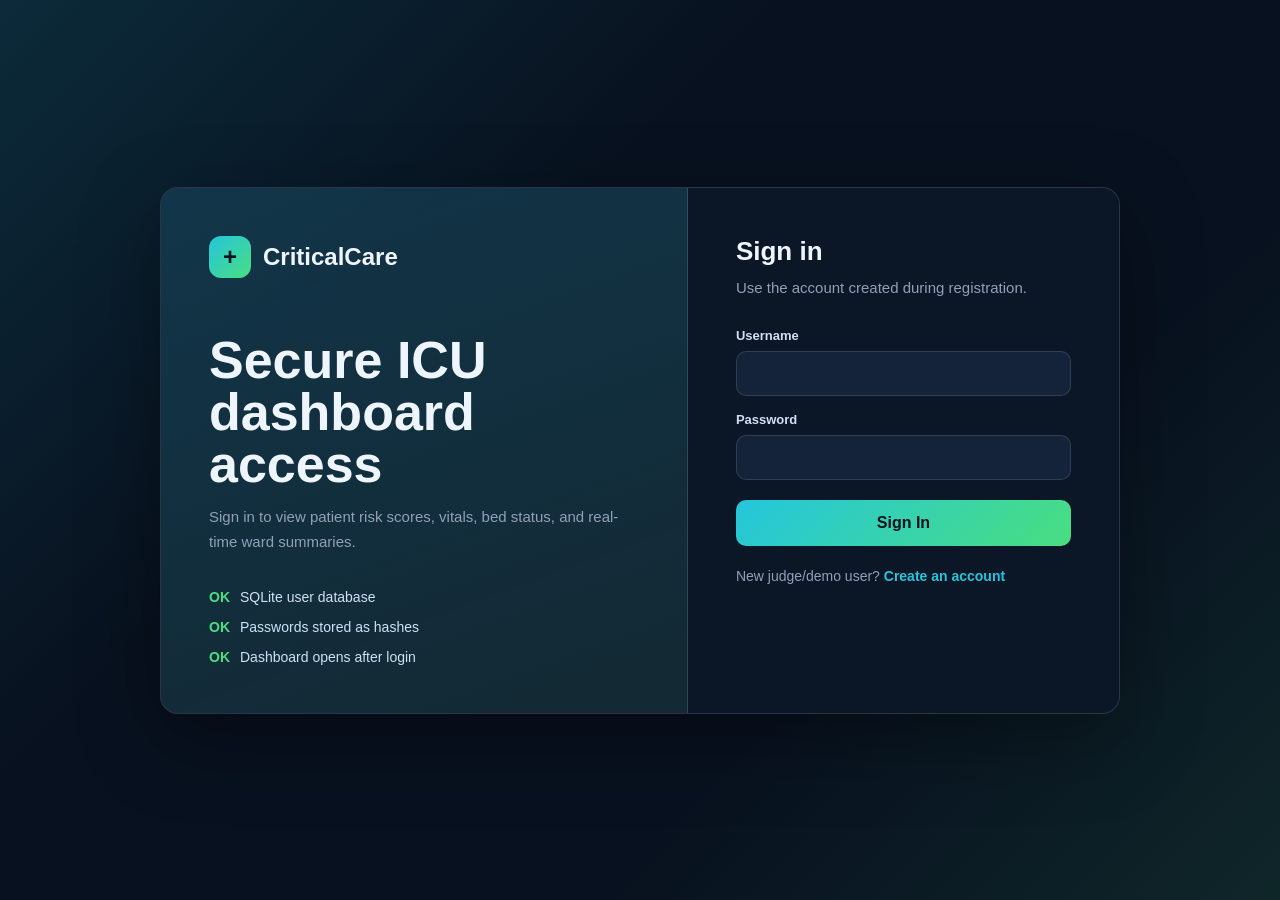
<file: templates/login.html>
<!DOCTYPE html>
<html lang="en">
<head>
  <meta charset="UTF-8">
  <meta name="viewport" content="width=device-width, initial-scale=1">
  <title>CriticalCare | Login</title>
  <style>
    :root {
      --bg: #08111f;
      --panel: #101b2e;
      --panel-2: #14233a;
      --text: #eef5ff;
      --muted: #91a0b8;
      --line: rgba(255,255,255,.12);
      --accent: #24c6dc;
      --accent-2: #4ade80;
      --danger: #fb7185;
      --shadow: 0 24px 80px rgba(0,0,0,.35);
    }

    * { box-sizing: border-box; }
    body {
      margin: 0;
      min-height: 100vh;
      display: grid;
      place-items: center;
      padding: 24px;
      font-family: Inter, Segoe UI, Arial, sans-serif;
      color: var(--text);
      background:
        linear-gradient(135deg, rgba(36,198,220,.14), transparent 36%),
        linear-gradient(315deg, rgba(74,222,128,.10), transparent 32%),
        var(--bg);
    }

    .shell {
      width: min(960px, 100%);
      display: grid;
      grid-template-columns: 1.1fr .9fr;
      overflow: hidden;
      border: 1px solid var(--line);
      border-radius: 18px;
      background: rgba(16,27,46,.92);
      box-shadow: var(--shadow);
    }

    .intro {
      padding: 48px;
      background: linear-gradient(160deg, rgba(36,198,220,.16), rgba(74,222,128,.08));
      border-right: 1px solid var(--line);
    }

    .brand {
      display: flex;
      align-items: center;
      gap: 12px;
      font-size: 24px;
      font-weight: 800;
      margin-bottom: 56px;
    }

    .mark {
      width: 42px;
      height: 42px;
      display: grid;
      place-items: center;
      border-radius: 12px;
      color: #06121f;
      background: linear-gradient(135deg, var(--accent), var(--accent-2));
      font-weight: 900;
    }

    h1 { margin: 0 0 14px; font-size: clamp(32px, 5vw, 52px); line-height: 1; letter-spacing: 0; }
    p { margin: 0; color: var(--muted); line-height: 1.7; font-size: 15px; }

    .checks {
      display: grid;
      gap: 14px;
      margin-top: 34px;
      color: #cfe0f7;
      font-size: 14px;
    }

    .check { display: flex; gap: 10px; align-items: center; }
    .check span { color: var(--accent-2); font-weight: 800; }

    .form-panel { padding: 48px; background: rgba(8,17,31,.42); }
    .form-title { margin: 0 0 8px; font-size: 26px; }
    .form-copy { margin-bottom: 28px; }

    form { display: grid; gap: 16px; }
    label { display: grid; gap: 8px; color: #cfe0f7; font-size: 13px; font-weight: 700; }
    input {
      width: 100%;
      padding: 14px 15px;
      border: 1px solid var(--line);
      border-radius: 10px;
      outline: none;
      color: var(--text);
      background: var(--panel-2);
      font: inherit;
    }
    input:focus { border-color: var(--accent); box-shadow: 0 0 0 4px rgba(36,198,220,.12); }

    .message {
      display: none;
      padding: 12px 14px;
      border-radius: 10px;
      font-size: 13px;
      line-height: 1.4;
      background: rgba(251,113,133,.12);
      border: 1px solid rgba(251,113,133,.28);
      color: #fecdd3;
    }
    .message.show { display: block; }

    button {
      margin-top: 4px;
      padding: 14px 16px;
      border: 0;
      border-radius: 10px;
      cursor: pointer;
      font: inherit;
      font-weight: 800;
      color: #06121f;
      background: linear-gradient(135deg, var(--accent), var(--accent-2));
    }
    button:disabled { opacity: .65; cursor: wait; }

    .switch {
      margin-top: 22px;
      color: var(--muted);
      font-size: 14px;
    }
    .switch a { color: var(--accent); font-weight: 800; text-decoration: none; }

    @media (max-width: 760px) {
      .shell { grid-template-columns: 1fr; }
      .intro { padding: 32px; border-right: 0; border-bottom: 1px solid var(--line); }
      .brand { margin-bottom: 28px; }
      .form-panel { padding: 32px; }
    }
  </style>
</head>
<body>
  <main class="shell">
    <section class="intro">
      <div class="brand"><div class="mark">+</div>CriticalCare</div>
      <h1>Secure ICU dashboard access</h1>
      <p>Sign in to view patient risk scores, vitals, bed status, and real-time ward summaries.</p>
      <div class="checks">
        <div class="check"><span>OK</span> SQLite user database</div>
        <div class="check"><span>OK</span> Passwords stored as hashes</div>
        <div class="check"><span>OK</span> Dashboard opens after login</div>
      </div>
    </section>

    <section class="form-panel">
      <h2 class="form-title">Sign in</h2>
      <p class="form-copy">Use the account created during registration.</p>
      <div class="message" id="message"></div>

      <form id="login-form">
        <label>
          Username
          <input id="username" name="username" type="text" autocomplete="username" required>
        </label>
        <label>
          Password
          <input id="password" name="password" type="password" autocomplete="current-password" required>
        </label>
        <button id="submit-btn" type="submit">Sign In</button>
      </form>

      <div class="switch">New judge/demo user? <a href="/register">Create an account</a></div>
    </section>
  </main>

  <script>
    const form = document.getElementById("login-form");
    const button = document.getElementById("submit-btn");
    const message = document.getElementById("message");

    form.addEventListener("submit", async (event) => {
      event.preventDefault();
      message.classList.remove("show");
      button.disabled = true;
      button.textContent = "Signing in...";

      try {
        const response = await fetch("/api/login", {
          method: "POST",
          headers: { "Content-Type": "application/json" },
          body: JSON.stringify({
            username: document.getElementById("username").value.trim(),
            password: document.getElementById("password").value
          })
        });
        const data = await response.json();

        if (data.success) {
          window.location.href = "/";
          return;
        }
        message.textContent = data.error || "Login failed. Please try again.";
        message.classList.add("show");
      } catch (error) {
        message.textContent = "Server is not reachable. Please run the Flask app first.";
        message.classList.add("show");
      } finally {
        button.disabled = false;
        button.textContent = "Sign In";
      }
    });
  </script>
</body>
</html>
</file>
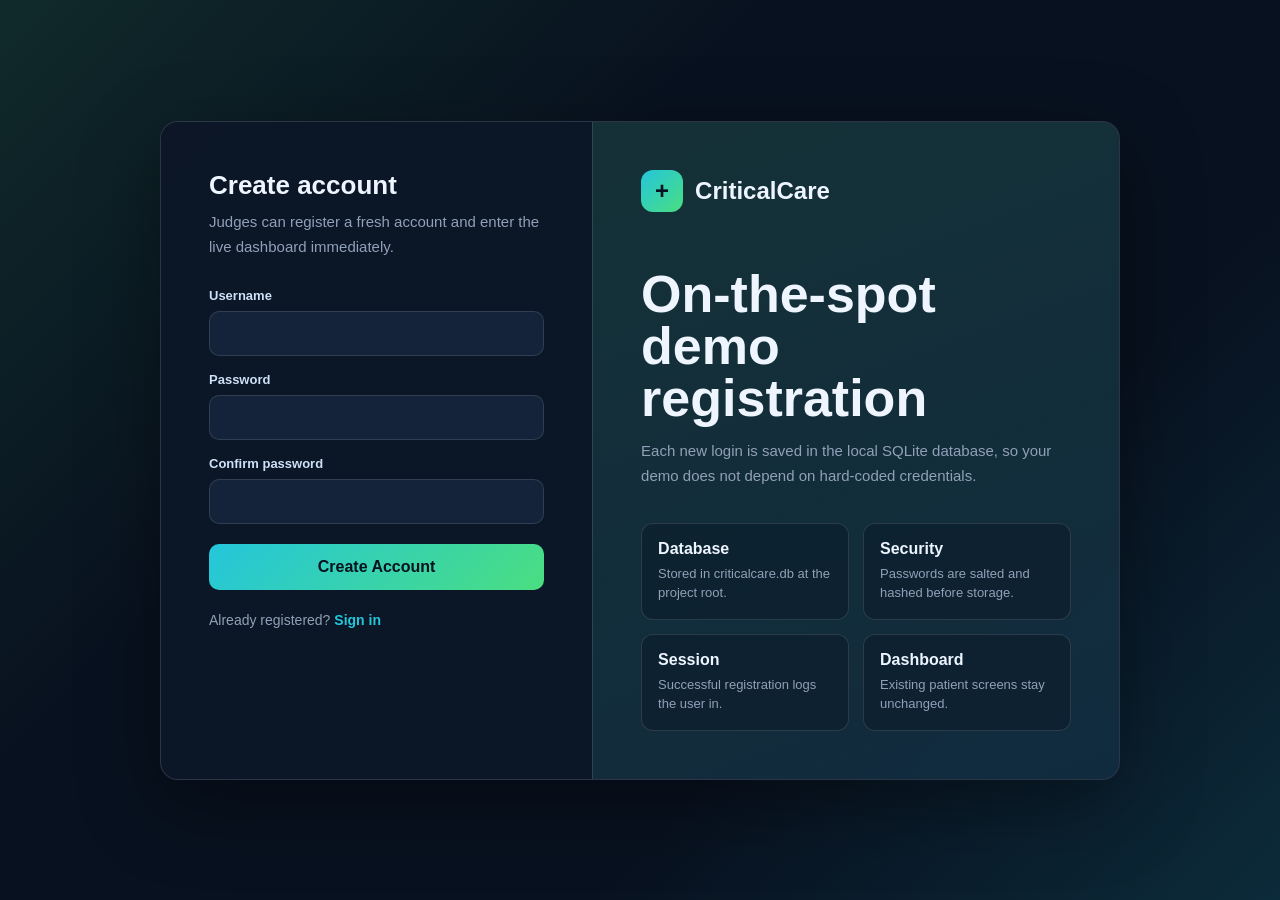
<file: templates/register.html>
<!DOCTYPE html>
<html lang="en">
<head>
  <meta charset="UTF-8">
  <meta name="viewport" content="width=device-width, initial-scale=1">
  <title>CriticalCare | Register</title>
  <style>
    :root {
      --bg: #08111f;
      --panel: #101b2e;
      --panel-2: #14233a;
      --text: #eef5ff;
      --muted: #91a0b8;
      --line: rgba(255,255,255,.12);
      --accent: #24c6dc;
      --accent-2: #4ade80;
      --danger: #fb7185;
      --success: #86efac;
      --shadow: 0 24px 80px rgba(0,0,0,.35);
    }

    * { box-sizing: border-box; }
    body {
      margin: 0;
      min-height: 100vh;
      display: grid;
      place-items: center;
      padding: 24px;
      font-family: Inter, Segoe UI, Arial, sans-serif;
      color: var(--text);
      background:
        linear-gradient(135deg, rgba(74,222,128,.12), transparent 36%),
        linear-gradient(315deg, rgba(36,198,220,.14), transparent 32%),
        var(--bg);
    }

    .shell {
      width: min(960px, 100%);
      display: grid;
      grid-template-columns: .9fr 1.1fr;
      overflow: hidden;
      border: 1px solid var(--line);
      border-radius: 18px;
      background: rgba(16,27,46,.92);
      box-shadow: var(--shadow);
    }

    .form-panel { padding: 48px; background: rgba(8,17,31,.42); }
    .intro {
      padding: 48px;
      background: linear-gradient(160deg, rgba(74,222,128,.12), rgba(36,198,220,.10));
      border-left: 1px solid var(--line);
    }

    .brand {
      display: flex;
      align-items: center;
      gap: 12px;
      font-size: 24px;
      font-weight: 800;
      margin-bottom: 56px;
    }

    .mark {
      width: 42px;
      height: 42px;
      display: grid;
      place-items: center;
      border-radius: 12px;
      color: #06121f;
      background: linear-gradient(135deg, var(--accent), var(--accent-2));
      font-weight: 900;
    }

    h1 { margin: 0 0 14px; font-size: clamp(32px, 5vw, 52px); line-height: 1; letter-spacing: 0; }
    h2 { margin: 0 0 8px; font-size: 26px; }
    p { margin: 0; color: var(--muted); line-height: 1.7; font-size: 15px; }
    .form-copy { margin-bottom: 28px; }

    form { display: grid; gap: 16px; }
    label { display: grid; gap: 8px; color: #cfe0f7; font-size: 13px; font-weight: 700; }
    input {
      width: 100%;
      padding: 14px 15px;
      border: 1px solid var(--line);
      border-radius: 10px;
      outline: none;
      color: var(--text);
      background: var(--panel-2);
      font: inherit;
    }
    input:focus { border-color: var(--accent); box-shadow: 0 0 0 4px rgba(36,198,220,.12); }

    .message {
      display: none;
      padding: 12px 14px;
      border-radius: 10px;
      font-size: 13px;
      line-height: 1.4;
      margin-bottom: 16px;
      background: rgba(251,113,133,.12);
      border: 1px solid rgba(251,113,133,.28);
      color: #fecdd3;
    }
    .message.show { display: block; }
    .message.good {
      background: rgba(74,222,128,.12);
      border-color: rgba(74,222,128,.28);
      color: var(--success);
    }

    button {
      margin-top: 4px;
      padding: 14px 16px;
      border: 0;
      border-radius: 10px;
      cursor: pointer;
      font: inherit;
      font-weight: 800;
      color: #06121f;
      background: linear-gradient(135deg, var(--accent), var(--accent-2));
    }
    button:disabled { opacity: .65; cursor: wait; }

    .switch {
      margin-top: 22px;
      color: var(--muted);
      font-size: 14px;
    }
    .switch a { color: var(--accent); font-weight: 800; text-decoration: none; }

    .facts {
      display: grid;
      grid-template-columns: repeat(2, minmax(0, 1fr));
      gap: 14px;
      margin-top: 34px;
    }
    .fact {
      padding: 16px;
      border: 1px solid var(--line);
      border-radius: 12px;
      background: rgba(8,17,31,.35);
    }
    .fact strong { display: block; margin-bottom: 6px; color: var(--text); }
    .fact span { color: var(--muted); font-size: 13px; line-height: 1.5; }

    @media (max-width: 760px) {
      .shell { grid-template-columns: 1fr; }
      .intro { padding: 32px; border-left: 0; border-top: 1px solid var(--line); }
      .brand { margin-bottom: 28px; }
      .form-panel { padding: 32px; }
      .facts { grid-template-columns: 1fr; }
    }
  </style>
</head>
<body>
  <main class="shell">
    <section class="form-panel">
      <h2>Create account</h2>
      <p class="form-copy">Judges can register a fresh account and enter the live dashboard immediately.</p>
      <div class="message" id="message"></div>

      <form id="register-form">
        <label>
          Username
          <input id="username" name="username" type="text" minlength="3" autocomplete="username" required>
        </label>
        <label>
          Password
          <input id="password" name="password" type="password" minlength="4" autocomplete="new-password" required>
        </label>
        <label>
          Confirm password
          <input id="confirm-password" name="confirm-password" type="password" minlength="4" autocomplete="new-password" required>
        </label>
        <button id="submit-btn" type="submit">Create Account</button>
      </form>

      <div class="switch">Already registered? <a href="/login">Sign in</a></div>
    </section>

    <section class="intro">
      <div class="brand"><div class="mark">+</div>CriticalCare</div>
      <h1>On-the-spot demo registration</h1>
      <p>Each new login is saved in the local SQLite database, so your demo does not depend on hard-coded credentials.</p>
      <div class="facts">
        <div class="fact"><strong>Database</strong><span>Stored in criticalcare.db at the project root.</span></div>
        <div class="fact"><strong>Security</strong><span>Passwords are salted and hashed before storage.</span></div>
        <div class="fact"><strong>Session</strong><span>Successful registration logs the user in.</span></div>
        <div class="fact"><strong>Dashboard</strong><span>Existing patient screens stay unchanged.</span></div>
      </div>
    </section>
  </main>

  <script>
    const form = document.getElementById("register-form");
    const button = document.getElementById("submit-btn");
    const message = document.getElementById("message");

    form.addEventListener("submit", async (event) => {
      event.preventDefault();
      message.className = "message";

      const password = document.getElementById("password").value;
      const confirm = document.getElementById("confirm-password").value;
      if (password !== confirm) {
        message.textContent = "Passwords do not match.";
        message.classList.add("show");
        return;
      }

      button.disabled = true;
      button.textContent = "Creating...";

      try {
        const response = await fetch("/api/register", {
          method: "POST",
          headers: { "Content-Type": "application/json" },
          body: JSON.stringify({
            username: document.getElementById("username").value.trim(),
            password
          })
        });
        const data = await response.json();

        if (data.success) {
          message.textContent = "Account created. Opening dashboard...";
          message.classList.add("show", "good");
          window.setTimeout(() => window.location.href = "/", 450);
          return;
        }
        message.textContent = data.error || "Registration failed. Please try again.";
        message.classList.add("show");
      } catch (error) {
        message.textContent = "Server is not reachable. Please run the Flask app first.";
        message.classList.add("show");
      } finally {
        button.disabled = false;
        button.textContent = "Create Account";
      }
    });
  </script>
</body>
</html>
</file>
